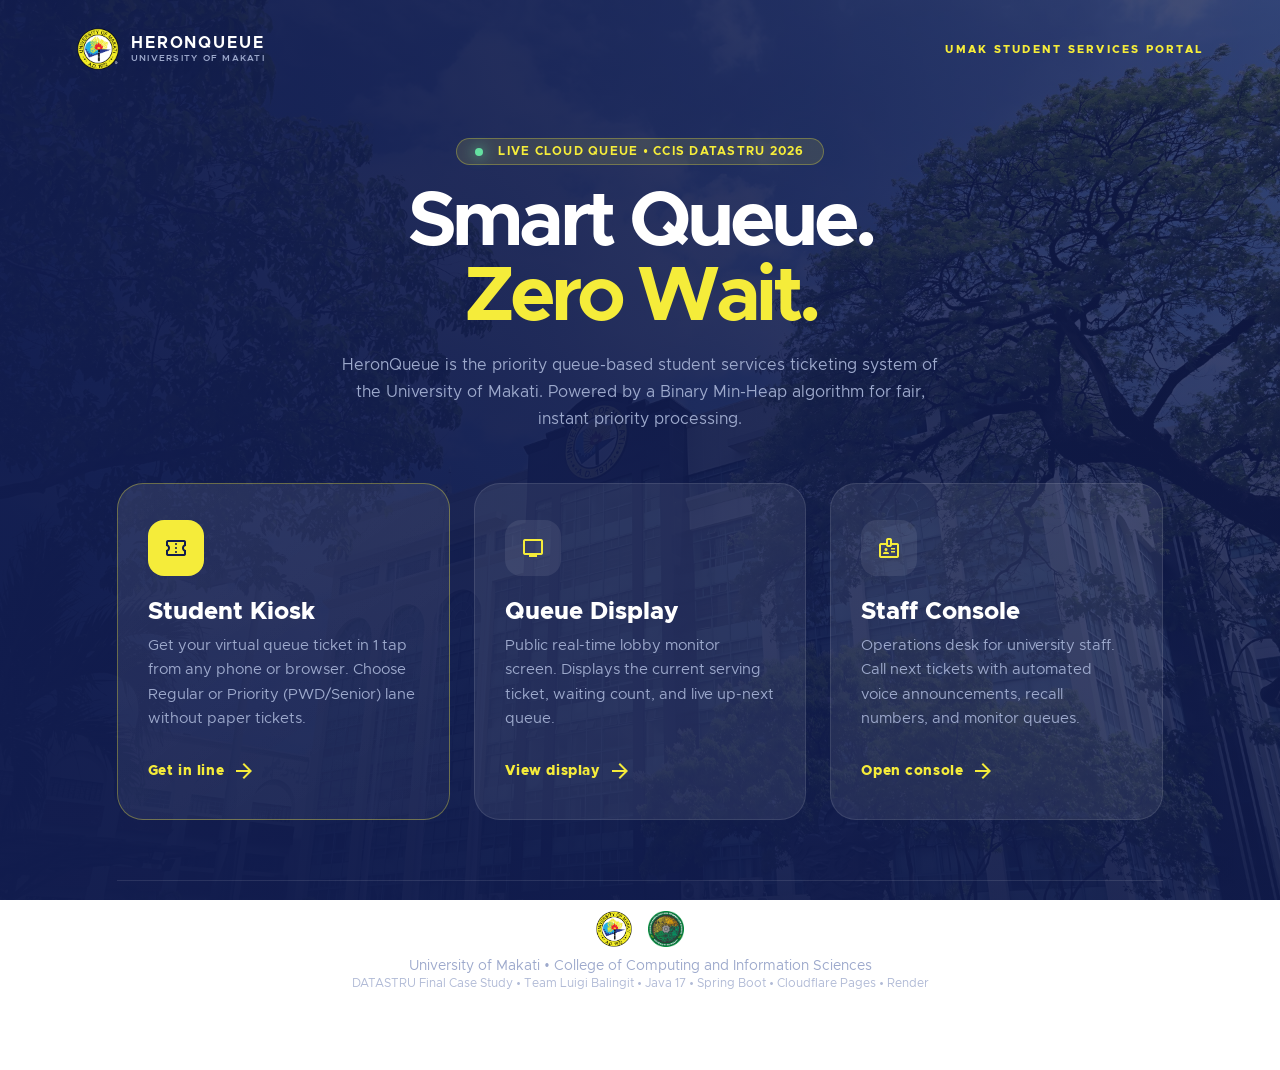
<file: src/main/resources/static/index.html>
<!doctype html>
<html lang="en">
<head>
  <meta charset="utf-8">
  <meta name="viewport" content="width=device-width, initial-scale=1">
  <title>HeronQueue | University of Makati Student Services</title>
  <link rel="icon" type="image/png" href="assets/logos/umak-logo-black.png">
  <link rel="apple-touch-icon" href="assets/logos/umak-logo-black.png">
  <link rel="stylesheet" href="assets/theme.css">
  <link rel="stylesheet" href="https://fonts.googleapis.com/css2?family=Material+Symbols+Outlined:opsz,wght,FILL,GRAD@20..48,400,0,0">
  <link rel="stylesheet" href="styles.css?v=20261122-cloudflare">
  <style>
    .portal-shell {
      max-width: 1200px;
      margin: 0 auto;
      padding: 40px 6vw 80px;
    }
    .portal-hero {
      text-align: center;
      margin-bottom: 50px;
    }
    .portal-cards {
      display: grid;
      grid-template-columns: repeat(auto-fit, minmax(320px, 1fr));
      gap: 24px;
    }
    .portal-card {
      background: var(--glass);
      border: 1px solid var(--glass-border);
      border-radius: 26px;
      padding: 36px 30px;
      display: flex;
      flex-direction: column;
      justify-content: space-between;
      transition: transform .35s cubic-bezier(.2,.8,.2,1), border-color .35s, box-shadow .35s;
      text-decoration: none;
      color: inherit;
    }
    .portal-card:hover {
      transform: translateY(-8px);
      border-color: var(--umak-secondary);
      box-shadow: 0 20px 50px rgba(16, 83, 137, 0.4);
    }
    .portal-icon {
      width: 56px;
      height: 56px;
      border-radius: 16px;
      display: flex;
      align-items: center;
      justify-content: center;
      font-size: 32px;
      margin-bottom: 24px;
      background: rgba(255, 255, 255, 0.08);
      color: var(--umak-secondary);
    }
    .portal-card.featured .portal-icon {
      background: var(--umak-secondary);
      color: var(--umak-primary);
    }
    .portal-title {
      font-size: 1.5rem;
      font-weight: 800;
      margin: 0 0 10px 0;
      color: #fff;
    }
    .portal-desc {
      color: var(--text-muted);
      font-size: 0.95rem;
      line-height: 1.6;
      margin: 0 0 28px 0;
      flex-grow: 1;
    }
    .portal-btn {
      display: inline-flex;
      align-items: center;
      gap: 8px;
      font-weight: 800;
      font-size: 0.9rem;
      color: var(--umak-secondary);
      letter-spacing: 0.04em;
    }
    .portal-card.featured {
      border-color: rgba(245, 236, 58, 0.35);
      background: linear-gradient(145deg, rgba(255,255,255,0.1), rgba(255,255,255,0.04));
    }
    .badge-pill {
      display: inline-flex;
      align-items: center;
      gap: 8px;
      background: rgba(245, 236, 58, 0.12);
      border: 1px solid rgba(245, 236, 58, 0.3);
      color: var(--umak-secondary);
      padding: 6px 18px;
      border-radius: 999px;
      font-size: 0.78rem;
      font-weight: 700;
      letter-spacing: 0.1em;
      text-transform: uppercase;
      margin-bottom: 20px;
    }
    .portal-footer {
      margin-top: 60px;
      padding-top: 30px;
      border-top: 1px solid var(--glass-border);
      text-align: center;
      color: var(--text-muted);
      font-size: 0.85rem;
    }
  </style>
</head>
<body class="kiosk-page">
  <header class="topbar">
    <div class="brand">
      <img class="brand-logo" src="assets/logos/PNGs/UMak Logo - White R.png" alt="University of Makati logo">
      <span class="brand-copy"><strong>HERONQUEUE</strong><small>University of Makati</small></span>
    </div>
    <span class="eyebrow">UMak student services portal</span>
  </header>

  <main class="portal-shell">
    <div class="portal-hero">
      <div class="badge-pill">
        <i class="live-dot"></i> Live Cloud Queue • CCIS DATASTRU 2026
      </div>
      <h1 style="margin: 0 auto 16px;">
        Smart Queue.<br>
        <span style="color: var(--umak-secondary);">Zero Wait.</span>
      </h1>
      <p class="intro" style="margin: 0 auto; max-width: 620px;">
        HeronQueue is the priority queue-based student services ticketing system of the University of Makati. Powered by a Binary Min-Heap algorithm for fair, instant priority processing.
      </p>
    </div>

    <div class="portal-cards">
      <!-- 1. Kiosk -->
      <a href="kiosk.html" class="portal-card featured">
        <div>
          <div class="portal-icon">
            <span class="material-symbols-outlined">confirmation_number</span>
          </div>
          <h2 class="portal-title">Student Kiosk</h2>
          <p class="portal-desc">
            Get your virtual queue ticket in 1 tap from any phone or browser. Choose Regular or Priority (PWD/Senior) lane without paper tickets.
          </p>
        </div>
        <div class="portal-btn">
          <span>Get in line</span>
          <span class="material-symbols-outlined">arrow_forward</span>
        </div>
      </a>

      <!-- 2. Monitor -->
      <a href="monitor.html" class="portal-card">
        <div>
          <div class="portal-icon">
            <span class="material-symbols-outlined">tv</span>
          </div>
          <h2 class="portal-title">Queue Display</h2>
          <p class="portal-desc">
            Public real-time lobby monitor screen. Displays the current serving ticket, waiting count, and live up-next queue.
          </p>
        </div>
        <div class="portal-btn">
          <span>View display</span>
          <span class="material-symbols-outlined">arrow_forward</span>
        </div>
      </a>

      <!-- 3. Staff -->
      <a href="staff.html" class="portal-card">
        <div>
          <div class="portal-icon">
            <span class="material-symbols-outlined">badge</span>
          </div>
          <h2 class="portal-title">Staff Console</h2>
          <p class="portal-desc">
            Operations desk for university staff. Call next tickets with automated voice announcements, recall numbers, and monitor queues.
          </p>
        </div>
        <div class="portal-btn">
          <span>Open console</span>
          <span class="material-symbols-outlined">arrow_forward</span>
        </div>
      </a>
    </div>

    <footer class="portal-footer">
      <div style="display: flex; align-items: center; justify-content: center; gap: 16px; margin-bottom: 12px;">
        <img src="assets/logos/PNGs/UMak Logo - White R.png" alt="UMak Seal" style="height: 36px;">
        <img src="assets/logos/PNGs/CCIS-Logo-Official.png" alt="CCIS Seal" style="height: 36px;">
      </div>
      <div>University of Makati • College of Computing and Information Sciences</div>
      <div style="margin-top: 4px; font-size: 0.78rem; opacity: 0.8;">
        DATASTRU Final Case Study • Team Luigi Balingit • Java 17 • Spring Boot • Cloudflare Pages • Render
      </div>
    </footer>
  </main>
</body>
</html>
</file>
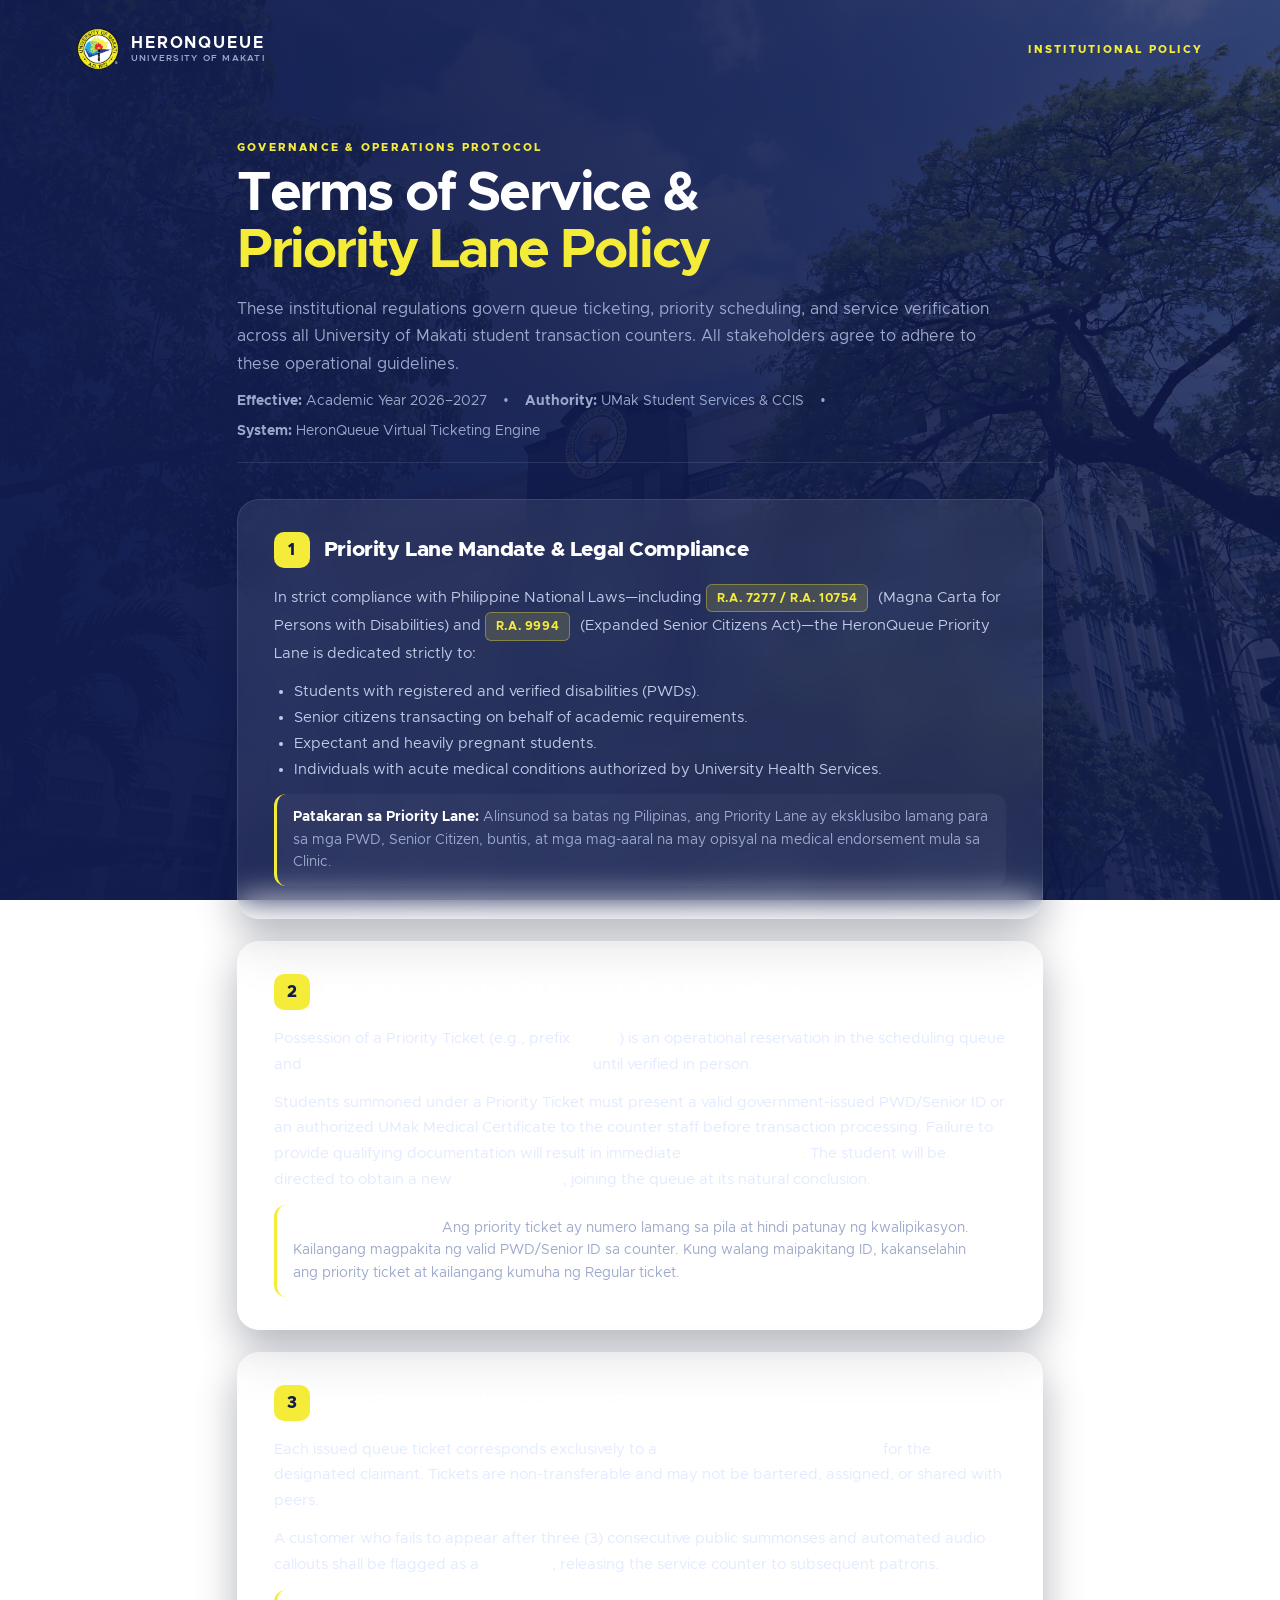
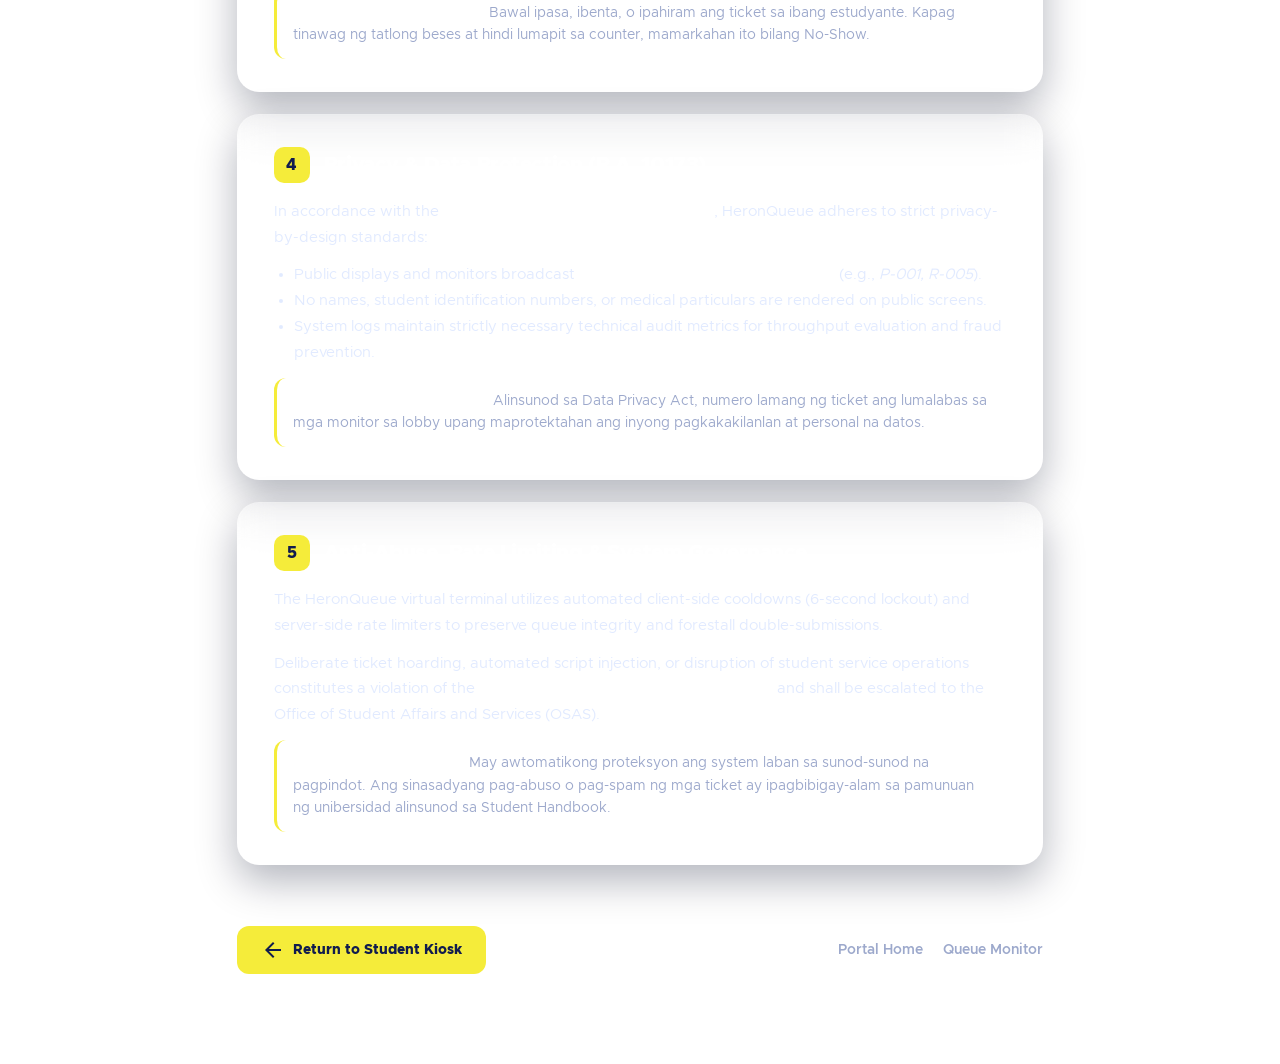
<file: src/main/resources/static/terms.html>
<!doctype html>
<html lang="en">
<head>
  <meta charset="utf-8">
  <meta name="viewport" content="width=device-width, initial-scale=1">
  <title>HeronQueue | Terms of Service &amp; Priority Lane Policy</title>
  <link rel="icon" type="image/png" href="assets/logos/umak-logo-black.png">
  <link rel="apple-touch-icon" href="assets/logos/umak-logo-black.png">
  <link rel="stylesheet" href="assets/theme.css">
  <link rel="stylesheet" href="https://fonts.googleapis.com/css2?family=Material+Symbols+Outlined:opsz,wght,FILL,GRAD@20..48,400,0,0">
  <link rel="stylesheet" href="styles.css?v=20261123-terms">
  <style>
    .terms-shell {
      max-width: 960px;
      margin: 0 auto;
      padding: 40px 6vw 90px;
    }
    .terms-hero {
      margin-bottom: 36px;
    }
    .terms-hero h1 {
      font-size: clamp(2.2rem, 5vw, 3.4rem);
      line-height: 1.05;
      letter-spacing: -0.04em;
      margin: 12px 0 16px;
    }
    .terms-meta {
      display: flex;
      flex-wrap: wrap;
      gap: 16px;
      align-items: center;
      color: var(--text-muted);
      font-size: 0.85rem;
      margin-top: 14px;
      padding-bottom: 24px;
      border-bottom: 1px solid var(--glass-border);
    }
    .terms-section {
      background: var(--glass);
      border: 1px solid var(--glass-border);
      border-radius: 22px;
      padding: 32px 36px;
      margin-bottom: 22px;
      box-shadow: 0 16px 40px rgba(4, 9, 35, 0.3);
      backdrop-filter: blur(16px);
    }
    .terms-section-header {
      display: flex;
      align-items: center;
      gap: 14px;
      margin-bottom: 16px;
    }
    .terms-section-num {
      width: 36px;
      height: 36px;
      border-radius: 10px;
      background: var(--umak-secondary);
      color: var(--umak-primary);
      display: flex;
      align-items: center;
      justify-content: center;
      font-weight: 900;
      font-size: 1rem;
      flex-shrink: 0;
    }
    .terms-section-title {
      font-size: 1.3rem;
      font-weight: 800;
      color: #fff;
      margin: 0;
      letter-spacing: -0.02em;
    }
    .terms-body {
      color: rgba(220, 230, 255, 0.85);
      font-size: 0.95rem;
      line-height: 1.7;
    }
    .terms-body p {
      margin: 0 0 12px;
    }
    .terms-body p:last-child {
      margin-bottom: 0;
    }
    .terms-body strong {
      color: #ffffff;
    }
    .tagalog-note {
      margin-top: 10px;
      padding: 12px 16px;
      border-radius: 12px;
      background: rgba(255, 255, 255, 0.04);
      border-left: 3px solid var(--umak-secondary);
      color: var(--text-muted);
      font-size: 0.88rem;
      line-height: 1.6;
    }
    .law-badge {
      display: inline-block;
      padding: 3px 10px;
      border-radius: 6px;
      background: rgba(245, 236, 58, 0.15);
      border: 1px solid rgba(245, 236, 58, 0.35);
      color: var(--umak-secondary);
      font-size: 0.76rem;
      font-weight: 700;
      letter-spacing: 0.05em;
      margin-right: 6px;
    }
    .terms-nav {
      display: flex;
      justify-content: space-between;
      align-items: center;
      margin-top: 36px;
      padding-top: 24px;
      border-top: 1px solid var(--glass-border);
      flex-wrap: wrap;
      gap: 16px;
    }
    .btn-return {
      display: inline-flex;
      align-items: center;
      gap: 8px;
      padding: 12px 24px;
      border-radius: 12px;
      background: var(--umak-secondary);
      color: var(--umak-primary);
      font-weight: 800;
      font-size: 0.9rem;
      text-decoration: none;
      transition: transform 0.2s, box-shadow 0.2s;
    }
    .btn-return:hover {
      transform: translateY(-2px);
      box-shadow: 0 10px 25px rgba(245, 236, 58, 0.3);
    }
    .btn-ghost {
      display: inline-flex;
      align-items: center;
      gap: 6px;
      color: var(--text-muted);
      text-decoration: none;
      font-size: 0.88rem;
      font-weight: 600;
    }
    .btn-ghost:hover {
      color: #ffffff;
    }
  </style>
</head>
<body class="kiosk-page">
  <header class="topbar">
    <div class="brand">
      <img class="brand-logo" src="assets/logos/PNGs/UMak Logo - White R.png" alt="University of Makati logo">
      <span class="brand-copy"><strong>HERONQUEUE</strong><small>University of Makati</small></span>
    </div>
    <span class="eyebrow">Institutional Policy</span>
  </header>

  <main class="terms-shell">
    <div class="terms-hero">
      <span class="eyebrow">Governance &amp; Operations Protocol</span>
      <h1>Terms of Service &amp;<br><span style="color: var(--umak-secondary);">Priority Lane Policy</span></h1>
      <p class="intro" style="max-width: 780px;">
        These institutional regulations govern queue ticketing, priority scheduling, and service verification across all University of Makati student transaction counters. All stakeholders agree to adhere to these operational guidelines.
      </p>
      <div class="terms-meta">
        <span><strong>Effective:</strong> Academic Year 2026–2027</span>
        <span>•</span>
        <span><strong>Authority:</strong> UMak Student Services &amp; CCIS</span>
        <span>•</span>
        <span><strong>System:</strong> HeronQueue Virtual Ticketing Engine</span>
      </div>
    </div>

    <!-- Section 1 -->
    <article class="terms-section">
      <div class="terms-section-header">
        <div class="terms-section-num">1</div>
        <h2 class="terms-section-title">Priority Lane Mandate &amp; Legal Compliance</h2>
      </div>
      <div class="terms-body">
        <p>
          In strict compliance with Philippine National Laws—including 
          <span class="law-badge">R.A. 7277 / R.A. 10754</span> (Magna Carta for Persons with Disabilities) and 
          <span class="law-badge">R.A. 9994</span> (Expanded Senior Citizens Act)—the HeronQueue Priority Lane is dedicated strictly to:
        </p>
        <ul style="margin: 0 0 12px 20px; padding: 0;">
          <li>Students with registered and verified disabilities (PWDs).</li>
          <li>Senior citizens transacting on behalf of academic requirements.</li>
          <li>Expectant and heavily pregnant students.</li>
          <li>Individuals with acute medical conditions authorized by University Health Services.</li>
        </ul>
        <div class="tagalog-note">
          <strong>Patakaran sa Priority Lane:</strong> Alinsunod sa batas ng Pilipinas, ang Priority Lane ay eksklusibo lamang para sa mga PWD, Senior Citizen, buntis, at mga mag-aaral na may opisyal na medical endorsement mula sa Clinic.
        </div>
      </div>
    </article>

    <!-- Section 2 -->
    <article class="terms-section">
      <div class="terms-section-header">
        <div class="terms-section-num">2</div>
        <h2 class="terms-section-title">Mandatory Credential Presentation &amp; Forfeiture</h2>
      </div>
      <div class="terms-body">
        <p>
          Possession of a Priority Ticket (e.g., prefix <strong>P-###</strong>) is an operational reservation in the scheduling queue and <strong>does not establish definitive eligibility</strong> until verified in person.
        </p>
        <p>
          Students summoned under a Priority Ticket must present a valid government-issued PWD/Senior ID or an authorized UMak Medical Certificate to the counter staff before transaction processing. Failure to provide qualifying documentation will result in immediate <strong>ticket forfeiture</strong>. The student will be directed to obtain a new <strong>Regular Ticket</strong>, joining the queue at its natural conclusion.
        </p>
        <div class="tagalog-note">
          <strong>Pagpapatunay ng ID:</strong> Ang priority ticket ay numero lamang sa pila at hindi patunay ng kwalipikasyon. Kailangang magpakita ng valid PWD/Senior ID sa counter. Kung walang maipakitang ID, kakanselahin ang priority ticket at kailangang kumuha ng Regular ticket.
        </div>
      </div>
    </article>

    <!-- Section 3 -->
    <article class="terms-section">
      <div class="terms-section-header">
        <div class="terms-section-num">3</div>
        <h2 class="terms-section-title">Non-Transferability &amp; Single-Transaction Scope</h2>
      </div>
      <div class="terms-body">
        <p>
          Each issued queue ticket corresponds exclusively to a <strong>single continuous transaction</strong> for the designated claimant. Tickets are non-transferable and may not be bartered, assigned, or shared with peers.
        </p>
        <p>
          A customer who fails to appear after three (3) consecutive public summonses and automated audio callouts shall be flagged as a <strong>No-Show</strong>, releasing the service counter to subsequent patrons.
        </p>
        <div class="tagalog-note">
          <strong>Isang Transaksyon Lamang:</strong> Bawal ipasa, ibenta, o ipahiram ang ticket sa ibang estudyante. Kapag tinawag ng tatlong beses at hindi lumapit sa counter, mamarkahan ito bilang No-Show.
        </div>
      </div>
    </article>

    <!-- Section 4 -->
    <article class="terms-section">
      <div class="terms-section-header">
        <div class="terms-section-num">4</div>
        <h2 class="terms-section-title">Privacy &amp; Data Protection (R.A. 10173)</h2>
      </div>
      <div class="terms-body">
        <p>
          In accordance with the <strong>Data Privacy Act of 2012 (R.A. 10173)</strong>, HeronQueue adheres to strict privacy-by-design standards:
        </p>
        <ul style="margin: 0 0 12px 20px; padding: 0;">
          <li>Public displays and monitors broadcast <strong>pseudonymous queue tokens only</strong> (e.g., <em>P-001, R-005</em>).</li>
          <li>No names, student identification numbers, or medical particulars are rendered on public screens.</li>
          <li>System logs maintain strictly necessary technical audit metrics for throughput evaluation and fraud prevention.</li>
        </ul>
        <div class="tagalog-note">
          <strong>Seguridad ng Impormasyon:</strong> Alinsunod sa Data Privacy Act, numero lamang ng ticket ang lumalabas sa mga monitor sa lobby upang maprotektahan ang inyong pagkakakilanlan at personal na datos.
        </div>
      </div>
    </article>

    <!-- Section 5 -->
    <article class="terms-section">
      <div class="terms-section-header">
        <div class="terms-section-num">5</div>
        <h2 class="terms-section-title">Anti-Abuse, Rate Limiting &amp; System Governance</h2>
      </div>
      <div class="terms-body">
        <p>
          The HeronQueue virtual terminal utilizes automated client-side cooldowns (6-second lockout) and server-side rate limiters to preserve queue integrity and forestall double-submissions.
        </p>
        <p>
          Deliberate ticket hoarding, automated script injection, or disruption of student service operations constitutes a violation of the <strong>University of Makati Student Handbook</strong> and shall be escalated to the Office of Student Affairs and Services (OSAS).
        </p>
        <div class="tagalog-note">
          <strong>Anti-Spam at Integridad:</strong> May awtomatikong proteksyon ang system laban sa sunod-sunod na pagpindot. Ang sinasadyang pag-abuso o pag-spam ng mga ticket ay ipagbibigay-alam sa pamunuan ng unibersidad alinsunod sa Student Handbook.
        </div>
      </div>
    </article>

    <div class="terms-nav">
      <a href="kiosk.html" class="btn-return">
        <span class="material-symbols-outlined">arrow_back</span>
        <span>Return to Student Kiosk</span>
      </a>
      <div style="display: flex; gap: 20px; align-items: center;">
        <a href="index.html" class="btn-ghost">Portal Home</a>
        <a href="monitor.html" class="btn-ghost">Queue Monitor</a>
      </div>
    </div>
  </main>
</body>
</html>
</file>
<file: src/main/resources/static/assets/theme.css>
/* =============================================================
   UMak CIC Design System — Shared Theme Tokens
   Light and Dark mode color tokens + toggle component.
   Linked from all HTML sample files.
   ============================================================= */

/* ─── Light Mode (default) ────────────────────────────────────── */
:root {
  /* Brand */
  --primary:          #111c4e;
  --primary-80:       #28336b;
  --primary-60:       #47528a;
  --primary-20:       #060e33;
  --primary-10:       #01061c;

  /* Accent */
  --secondary:        #f5ec3a;
  --secondary-mid:    #fef760;
  --secondary-light:  #fff989;

  /* Informational */
  --tertiary:         #105389;
  --tertiary-10:      #c0d5f0;
  --tertiary-30:      #8bb0dc;
  --tertiary-50:      #406fa5;
  --tertiary-70:      #275996;

  /* Surface & Neutral */
  --neutral:          #ffffff;
  --surface:          #f5f6fa;
  --surface-variant:  #eaecf4;
  --on-surface:       #111c4e;
  --on-surface-variant: #47528a;

  /* Semantic */
  --error:            #c0392b;
  --error-light:      #fdecea;
  --success:          #1a7a4a;
  --success-light:    #e6f5ed;
  --warning:          #b8860b;
  --warning-light:    #fffbea;

  /* Text */
  --text-primary:     #222222;
  --text-secondary:   #47528a;
  --text-muted:       #7c85a8;
  --text-disabled:    #b0b8d4;
  --text-on-primary:  #ffffff;
  --text-on-secondary:#111c4e;

  /* Borders */
  --border:           #d0d5e8;
  --border-focus:     #105389;
  --divider:          #e4e8f4;

  /* Spacing */
  --space-xs:  4px;
  --space-sm:  8px;
  --space-md:  16px;
  --space-lg:  24px;
  --space-xl:  32px;
  --space-2xl: 48px;
  --space-3xl: 64px;

  /* Radius */
  --radius-sm:   2px;
  --radius-md:   4px;
  --radius-lg:   8px;
  --radius-xl:   12px;
  --radius-full: 9999px;

  /* Theme toggle */
  --toggle-bg:        #ffffff;
  --toggle-border:    #d0d5e8;
  --toggle-shadow:    rgba(17, 28, 78, 0.12);
  --toggle-hover-bg:  #f5f6fa;
  --toggle-icon:      #111c4e;
}

/* ─── Dark Mode ───────────────────────────────────────────────── */
/*
   Strategy: brand colors (primary, secondary) are unchanged so
   navbars and CTAs remain recognisably UMak. Surface and text
   tokens are inverted to a deep-navy dark palette.
*/
:root[data-theme="dark"] {
  /* Surface & Neutral (inverted) */
  --neutral:          #1a1f35;   /* card / modal backgrounds */
  --surface:          #0d1020;   /* page background */
  --surface-variant:  #252b45;   /* chip, alt-row, hover */
  --on-surface:       #c8cde8;
  --on-surface-variant: #9aa2c8;

  /* Text (inverted) */
  --text-primary:     #e8eaf2;
  --text-secondary:   #9aa2c8;
  --text-muted:       #6b7499;
  --text-disabled:    #3d4463;
  --text-on-primary:  #ffffff;   /* stays white on navy */
  --text-on-secondary:#111c4e;   /* stays navy on yellow */

  /* Borders */
  --border:           #2e3556;
  --border-focus:     #3a7fd4;
  --divider:          #252b45;

  /* Informational — lightened for legibility on dark bg */
  --tertiary:         #3a7fd4;
  --tertiary-10:      #1a2d4a;
  --tertiary-30:      #1e3d65;
  --tertiary-50:      #2a5585;
  --tertiary-70:      #3068a5;

  /* Semantic (dark backgrounds for tinted surfaces) */
  --error:            #e05c4b;
  --error-light:      #2d0a09;
  --success:          #2ecc71;
  --success-light:    #071f13;
  --warning:          #d4a017;
  --warning-light:    #1f1a03;

  /* Theme toggle */
  --toggle-bg:        #1a1f35;
  --toggle-border:    #2e3556;
  --toggle-shadow:    rgba(0, 0, 0, 0.4);
  --toggle-hover-bg:  #252b45;
  --toggle-icon:      #e8eaf2;
}

/* ─── Theme Toggle Button ─────────────────────────────────────── */
.theme-toggle {
  position: fixed;
  bottom: 24px;
  right: 24px;
  z-index: 9999;
  width: 44px;
  height: 44px;
  border-radius: var(--radius-full);
  border: 1px solid var(--toggle-border);
  background: var(--toggle-bg);
  box-shadow: 0 2px 8px var(--toggle-shadow);
  cursor: pointer;
  display: flex;
  align-items: center;
  justify-content: center;
  transition: background 0.2s, border-color 0.2s, box-shadow 0.2s;
  outline-offset: 3px;
}

.theme-toggle:hover {
  background: var(--toggle-hover-bg);
  box-shadow: 0 4px 16px var(--toggle-shadow);
}

.theme-toggle:focus-visible {
  outline: 2px solid var(--border-focus);
}

/* Show sun icon in dark mode, moon icon in light mode */
.theme-toggle .icon-sun  { display: none; }
.theme-toggle .icon-moon { display: block; }

:root[data-theme="dark"] .theme-toggle .icon-sun  { display: block; }
:root[data-theme="dark"] .theme-toggle .icon-moon { display: none; }

.theme-toggle svg {
  width: 20px;
  height: 20px;
  color: var(--toggle-icon);
  fill: none;
  stroke: currentColor;
  stroke-width: 2;
  stroke-linecap: round;
  stroke-linejoin: round;
  flex-shrink: 0;
}

/* ─── Smooth theme transition ─────────────────────────────────── */
/*
   Applied via JS after initial load to prevent transition on
   first paint (avoids FOUC flash during theme init).
*/
.theme-transitioning,
.theme-transitioning *,
.theme-transitioning *::before,
.theme-transitioning *::after {
  transition:
    background-color 0.25s ease,
    border-color     0.25s ease,
    color            0.25s ease,
    box-shadow       0.25s ease !important;
}

/* ─── Dark Mode: Component Contrast Fixes ─────────────────────── */
/*
   Several components hardcode var(--primary) (#111c4e) as their
   text, input text, or border color. On dark backgrounds this
   is effectively invisible. The overrides below restore legibility
   across all four HTML samples (homepage, dashboard, form, forum).

   Grouped by component type, then by page-specific classes.
   Light mode is completely unaffected — all rules are scoped to
   :root[data-theme="dark"].
*/

/* ── Buttons ─────────────────────────────────────────────────── */

/* Secondary button: swap navy → accessible blue */
:root[data-theme="dark"] .btn-secondary {
  color: var(--tertiary);
  border-color: var(--tertiary);
}
:root[data-theme="dark"] .btn-secondary:hover {
  background: var(--surface-variant);
  color: #ffffff;
  border-color: #ffffff;
}
:root[data-theme="dark"] .btn-secondary:active {
  background: var(--surface-variant);
}

/* Ghost button: swap navy → accessible blue */
:root[data-theme="dark"] .btn-ghost {
  color: var(--tertiary);
}
:root[data-theme="dark"] .btn-ghost:hover {
  background: var(--surface-variant);
  color: #ffffff;
}

/* ── Page & Section Titles ───────────────────────────────────── */

/* H1 page titles (dashboard, form, forum) */
:root[data-theme="dark"] .page-title {
  color: var(--text-primary);
}

/* Section headings (homepage) */
:root[data-theme="dark"] .section-title {
  color: var(--text-primary);
}

/* ── Form Inputs ─────────────────────────────────────────────── */

/* Field labels: swap navy → legible secondary text */
:root[data-theme="dark"] .field-label {
  color: var(--text-secondary);
}

/* Input typed text: navy becomes invisible on dark input bg */
:root[data-theme="dark"] .field-input,
:root[data-theme="dark"] .field-textarea,
:root[data-theme="dark"] .field-select {
  color: var(--text-primary);
  background: var(--neutral);
  border-color: var(--border);
}
:root[data-theme="dark"] .field-input:hover,
:root[data-theme="dark"] .field-textarea:hover,
:root[data-theme="dark"] .field-select:hover {
  border-color: var(--text-muted);
}
:root[data-theme="dark"] .field-input:focus,
:root[data-theme="dark"] .field-textarea:focus,
:root[data-theme="dark"] .field-select:focus {
  border-color: var(--border-focus);
}
:root[data-theme="dark"] .field-input:disabled,
:root[data-theme="dark"] .field-textarea:disabled,
:root[data-theme="dark"] .field-select:disabled {
  background: var(--surface-variant);
  color: var(--text-disabled);
}

/* ── Stat / Metric Numbers ───────────────────────────────────── */

/* Dashboard big stat figures */
:root[data-theme="dark"] .stat-value {
  color: #ffffff;
}

/* Forum sidebar stat numbers */
:root[data-theme="dark"] .stat-num {
  color: var(--text-primary);
}

/* Homepage about-section stat values */
:root[data-theme="dark"] .about-stat-value {
  color: var(--text-primary);
}

/* ── Author / Name Labels ────────────────────────────────────── */

/* Forum post, comment, reply author names */
:root[data-theme="dark"] .post-author,
:root[data-theme="dark"] .comment-author,
:root[data-theme="dark"] .reply-author {
  color: var(--text-primary);
}

/* ── Navigation & Tabs ───────────────────────────────────────── */

/* Active tab indicator: bright text + yellow underline */
:root[data-theme="dark"] .tab-item.active {
  color: #ffffff;
  border-bottom-color: var(--secondary);
}
:root[data-theme="dark"] .tab-item:hover {
  color: var(--text-primary);
}

/* Forum sidebar category active item */
:root[data-theme="dark"] .category-item.active {
  background: var(--surface-variant);
  color: var(--text-primary);
}

/* ── Card & Content Titles (Homepage) ───────────────────────── */

:root[data-theme="dark"] .feature-title,
:root[data-theme="dark"] .contact-intro-title,
:root[data-theme="dark"] .contact-form-title {
  color: var(--text-primary);
}

/* ── Interactive Icon Buttons (Dashboard) ───────────────────── */

:root[data-theme="dark"] .icon-btn:hover {
  background: var(--surface-variant);
  color: var(--text-primary);
}

/* ── Navigation Bar ──────────────────────────────────────────── */
/*
   .nav-item and .nav-wordmark use var(--neutral) for text color.
   In dark mode --neutral becomes #1a1f35 (dark navy) — invisible
   against the unchanged var(--primary) navbar background.
   Force these to stay white.
*/
:root[data-theme="dark"] .nav-item {
  color: #ffffff;
}
:root[data-theme="dark"] .nav-item:hover,
:root[data-theme="dark"] .nav-item--active {
  color: var(--secondary);
}
:root[data-theme="dark"] .nav-wordmark {
  color: #ffffff;
}

/* ── Hero Title ──────────────────────────────────────────────── */
/*
   .hero-title uses color: var(--neutral). In dark mode --neutral
   becomes #1a1f35, invisible against the hero's dark gradient bg.
   The hero background is always dark (hardcoded gradient), so
   white text is correct in both modes.
*/
:root[data-theme="dark"] .hero-title {
  color: #ffffff;
}

/* ── Feature Card Icons ──────────────────────────────────────── */
/*
   Feature icon SVGs have hardcoded stroke="#111c4e" (navy).
   In dark mode the .feature-icon bg is --surface-variant (#252b45),
   making the navy strokes invisible. Swap to text-primary.
*/
:root[data-theme="dark"] .feature-icon svg path,
:root[data-theme="dark"] .feature-icon svg circle,
:root[data-theme="dark"] .feature-icon svg rect {
  stroke: var(--text-primary);
}
/* Keep the hover-state inversion intact */
:root[data-theme="dark"] .feature-card:hover .feature-icon {
  background: var(--primary);
}
:root[data-theme="dark"] .feature-card:hover .feature-icon svg path,
:root[data-theme="dark"] .feature-card:hover .feature-icon svg circle,
:root[data-theme="dark"] .feature-card:hover .feature-icon svg rect {
  stroke: #ffffff;
}

/* ── Contact Detail Icons (Homepage) ────────────────────────── */
/*
   Location, phone, and email icons inside .contact-detail-icon
   use hardcoded stroke="#111c4e". In dark mode the icon container
   bg is --surface-variant, making them invisible. Swap to text-primary.
*/
:root[data-theme="dark"] .contact-detail-icon svg path,
:root[data-theme="dark"] .contact-detail-icon svg circle,
:root[data-theme="dark"] .contact-detail-icon svg rect {
  stroke: var(--text-primary);
}
</file>
<file: src/main/resources/static/styles.css>
@font-face { font-family: 'Metropolis'; src: url('fonts/metropolis-regular.ttf') format('truetype'); font-weight: 400; font-style: normal; font-display: swap; }
@font-face { font-family: 'Metropolis'; src: url('fonts/metropolis-semibold.ttf') format('truetype'); font-weight: 600; font-style: normal; font-display: swap; }
@font-face { font-family: 'Metropolis'; src: url('fonts/metropolis-bold.ttf') format('truetype'); font-weight: 700; font-style: normal; font-display: swap; }
@font-face { font-family: 'Metropolis'; src: url('fonts/metropolis-extrabold.ttf') format('truetype'); font-weight: 800; font-style: normal; font-display: swap; }

:root {
  --font-ui: 'Metropolis', -apple-system, BlinkMacSystemFont, sans-serif;
  --umak-primary: var(--primary, #111c4e);
  --umak-secondary: var(--secondary, #f5ec3a);
  --umak-tertiary: var(--tertiary, #105389);
  --umak-surface: var(--surface, #f5f6fa);
  --glass: rgba(255, 255, 255, 0.08);
  --glass-border: rgba(255, 255, 255, 0.1);
  --text-muted: #9da9cc;
  --shadow: 0 24px 80px rgba(4, 9, 35, 0.38);
  font-family: var(--font-ui, 'Metropolis'), sans-serif;
}

* { box-sizing: border-box; }
body { margin: 0; min-height: 100vh; font-family: inherit; }
button { font: inherit; cursor: pointer; }
.material-symbols-outlined {
  font-family: 'Material Symbols Outlined';
  font-weight: normal;
  font-style: normal;
  font-size: 24px;
  line-height: 1;
  letter-spacing: normal;
  text-transform: none;
  white-space: nowrap;
  word-wrap: normal;
  direction: ltr;
  -webkit-font-feature-settings: 'liga';
  -webkit-font-smoothing: antialiased;
}

.kiosk-page {
  color: #fff;
  background-image: linear-gradient(90deg, rgba(17, 28, 78, .96) 0%, rgba(17, 28, 78, .88) 43%, rgba(17, 28, 78, .68) 100%),
    linear-gradient(180deg, rgba(17, 28, 78, .24), rgba(17, 28, 78, .72)),
    url('assets/logos/PNGs/UMak-Facade-Admin-2024.jpg');
  background-position: center;
  background-size: cover;
  background-attachment: fixed;
}
.topbar { display: flex; justify-content: space-between; align-items: center; padding: 28px 6vw; }
.brand { display: flex; gap: 12px; align-items: center; letter-spacing: .12em; font-weight: 800; }
.brand-logo { width: 42px; height: 42px; object-fit: contain; object-position: center; }
.brand-copy { display: grid; gap: 4px; }
.brand-copy strong { letter-spacing: .12em; }
.brand-copy small { color: var(--text-muted, #9da9cc); font-size: .56rem; font-weight: 600; letter-spacing: .14em; line-height: 1; text-transform: uppercase; }
.staff-page .brand-copy small { color: #7c85a8; }
.eyebrow { color: var(--umak-secondary); font-size: .7rem; font-weight: 800; letter-spacing: .2em; text-transform: uppercase; }
.kiosk-layout { display: grid; grid-template-columns: minmax(0, 1.15fr) minmax(340px, .85fr); gap: 5vw; align-items: center; max-width: 1280px; min-height: calc(100vh - 94px); margin: auto; padding: 40px 6vw 80px; }
h1 { max-width: 680px; margin: 14px 0 20px; font-size: clamp(2.6rem, 6vw, 5.7rem); line-height: .98; letter-spacing: -.06em; }
.intro { max-width: 520px; color: var(--text-muted); line-height: 1.7; }
.choice-grid { display: grid; grid-template-columns: repeat(2, minmax(0, 1fr)); gap: 16px; margin-top: 40px; }
.queue-button { min-height: 164px; padding: 24px; color: #fff; text-align: left; border: 1px solid var(--glass-border); border-radius: 22px; background: var(--glass); box-shadow: inset 0 1px rgba(255,255,255,.1); transition: transform .35s cubic-bezier(.2,.8,.2,1), border-color .35s, box-shadow .35s; }
.queue-button:hover, .queue-button:focus-visible { transform: translateY(-6px); border-color: var(--umak-tertiary); box-shadow: 0 18px 40px rgba(16,83,137,.32); outline: none; }
.queue-button:disabled { position: relative; cursor: not-allowed; opacity: .75; transform: none !important; box-shadow: none !important; pointer-events: none !important; }
.queue-button:disabled * { pointer-events: none !important; }
.ticket-output.issued { animation: ticket-pop .6s cubic-bezier(.175,.885,.32,1.275); }
@keyframes ticket-pop { 0% { transform: scale(.92); opacity: .7; } 50% { transform: scale(1.06); } 100% { transform: scale(1); opacity: 1; } }
.queue-button:disabled[aria-busy="true"]::after { position: absolute; top: 18px; right: 18px; width: 20px; height: 20px; border: 3px solid currentColor; border-right-color: transparent; border-radius: 50%; animation: queue-button-spin .7s linear infinite; content: ''; }
@keyframes queue-button-spin { to { transform: rotate(360deg); } }
.queue-button.priority { color: var(--umak-primary); background: var(--umak-secondary); border-color: var(--umak-secondary); }
.queue-button .material-symbols-outlined { display: block; margin-bottom: 25px; font-size: 34px; }
.queue-button strong { display: block; font-size: 1.15rem; }
.queue-button span:last-child { display: block; margin-top: 8px; font-size: .75rem; opacity: .7; }
.display-card { padding: 12px; border: 1px solid var(--glass-border); border-radius: 30px; background: rgba(255,255,255,.06); backdrop-filter: blur(20px); box-shadow: var(--shadow); }
.display-screen { min-height: 430px; padding: 36px; border-radius: 21px; background: linear-gradient(145deg, #17245d, #0b1236); }
.screen-label { display: flex; justify-content: space-between; align-items: center; color: var(--text-muted); font-size: .7rem; letter-spacing: .14em; text-transform: uppercase; }
.kiosk-now-serving { display: grid; justify-items: center; gap: 5px; margin: 24px auto 0; text-align: center; }
.kiosk-now-serving span { color: var(--text-muted); font-size: .68rem; font-weight: 700; letter-spacing: .14em; text-transform: uppercase; }
.kiosk-now-serving strong { color: #fff; font-size: clamp(2rem, 5vw, 3rem); font-weight: 800; letter-spacing: -.04em; }
.live-dot { width: 8px; height: 8px; display: inline-block; margin-right: 7px; border-radius: 50%; background: #64e0a1; box-shadow: 0 0 14px #64e0a1; }
.ticket-output { display: grid; min-height: 270px; place-content: center; text-align: center; }
.ticket-output .ticket-code { color: var(--umak-secondary); font-size: clamp(3.2rem, 8vw, 5.8rem); font-weight: 800; letter-spacing: -.06em; }
.ticket-output p { color: var(--text-muted); }
.ahead { display: flex; justify-content: space-between; padding-top: 22px; border-top: 1px solid var(--glass-border); color: var(--text-muted); font-size: .78rem; }
.ahead strong { color: #fff; font-size: 1rem; }
.ticket-print-button { display: block; width: 100%; margin-top: 12px; padding: 14px 18px; color: var(--umak-primary); border: 0; border-radius: 12px; background: var(--umak-secondary); font-weight: 800; }
.ticket-print-button[hidden] { display: none; }
.ticket-print-button:hover, .ticket-print-button:focus-visible { background: #fff; outline: 3px solid rgba(245,236,58,.35); }
.print-ticket { display: none; }
@media print {
  @page { size: A5; margin: 14mm; }
  html, body { min-height: 0; color: #111c4e; background: #fff !important; }
  .topbar, .kiosk-layout, .toast { display: none !important; }
  .print-ticket { display: block !important; max-width: 100%; font-family: var(--font-ui, Arial), sans-serif; }
  .print-ticket-brand { display: grid; justify-items: center; gap: 8px; padding-bottom: 18px; border-bottom: 4px solid #f5ec3a; text-align: center; }
  .print-ticket-seal { width: 70px; height: 70px; object-fit: contain; }
  .print-ticket-wordmark { width: min(220px, 85%); height: 44px; object-fit: contain; }
  .print-ticket-brand span { color: #105389; font-size: 9pt; font-weight: 700; letter-spacing: .12em; }
  .print-ticket-body { padding: 24px 0 18px; text-align: center; }
  .print-ticket-label { margin: 0 0 8px; color: #105389; font-size: 11pt; font-weight: 700; letter-spacing: .12em; text-transform: uppercase; }
  .print-ticket-code { display: block; color: #111c4e; font-size: 42pt; line-height: 1.1; }
  .print-ticket-divider { height: 2px; margin: 20px 0; background: #e8eaf0; }
  .print-ticket-body dl { display: grid; gap: 12px; margin: 0; text-align: left; }
  .print-ticket-body dl div { display: flex; justify-content: space-between; gap: 14px; padding-bottom: 8px; border-bottom: 1px solid #e8eaf0; }
  .print-ticket-body dt { color: #5d6680; }
  .print-ticket-body dd { margin: 0; font-weight: 700; text-align: right; }
  .print-ticket-footer { padding: 14px; border-radius: 8px; background: #f5f6fa; color: #424a60; font-size: 9pt; line-height: 1.5; text-align: center; }
}
.staff-page { color: var(--text-primary, #222); background: var(--umak-surface); }
.staff-page .topbar { color: #fff; background: var(--umak-primary); }
.staff-page .eyebrow { color: var(--umak-secondary); }
.staff-shell { max-width: 1280px; margin: auto; padding: 56px 6vw 80px; }
.staff-heading { display: flex; justify-content: space-between; align-items: end; gap: 20px; margin-bottom: 38px; }
.staff-heading h1 { margin: 8px 0 0; color: var(--umak-primary); font-size: clamp(2.4rem, 5vw, 4.5rem); }
.staff-subtitle { margin: 14px 0 0; color: #7b849c; font-size: 1rem; }
.staff-heading-actions { display: grid; justify-items: end; gap: 12px; }
.staff-identity { display: flex; gap: 10px; align-items: center; color: #7b849c; font-size: .72rem; font-weight: 600; }
.staff-identity img { width: 122px; height: 28px; object-fit: contain; object-position: left center; }
.refresh-label { display: inline-flex; gap: 6px; align-items: center; color: #7b849c; font-size: .72rem; }
.refresh-label .material-symbols-outlined { font-size: 16px; }
.status-chip { display: inline-flex; gap: 8px; align-items: center; padding: 10px 14px; color: #1d7b55; border: 1px solid #bcebd4; border-radius: 99px; background: #e8fbf1; font-size: .72rem; font-weight: 700; }
.staff-grid { display: grid; grid-template-columns: minmax(0, 1.35fr) minmax(280px, .65fr); gap: 24px; }
.now-card, .metric-card, .admin-panel { border: 1px solid rgba(17,28,78,.08); border-radius: 24px; background: #fff; box-shadow: 0 15px 40px rgba(17,28,78,.07); }
.now-card { min-height: 430px; padding: clamp(26px, 5vw, 52px); background: linear-gradient(145deg, #fff 0%, #f4f8fc 100%); }
.now-card-header { display: flex; justify-content: space-between; align-items: center; }
.serving-badge { display: inline-flex; gap: 7px; align-items: center; padding: 7px 10px; color: #1d7b55; border-radius: 99px; background: #e8fbf1; font-size: .68rem; font-weight: 800; text-transform: uppercase; }
.serving-badge .live-dot { width: 6px; height: 6px; margin: 0; }
.card-label { color: #7b849c; font-size: .72rem; font-weight: 800; letter-spacing: .18em; text-transform: uppercase; }
.now-code { margin: 30px 0 36px; color: var(--umak-tertiary); font-size: clamp(5rem, 14vw, 10rem); font-weight: 800; letter-spacing: -.03em; line-height: .9; }
.now-helper { margin: -18px 0 30px; color: #7b849c; font-size: .82rem; }
.call-button { display: inline-flex; gap: 10px; align-items: center; padding: 17px 20px; color: #fff; border: 0; border-radius: 14px; background: var(--umak-primary); font-weight: 700; box-shadow: 0 10px 22px rgba(17,28,78,.2); transition: transform .3s, box-shadow .3s, background-color .3s; }
.call-button:disabled { cursor: not-allowed; opacity: .75; transform: none !important; box-shadow: none !important; pointer-events: none !important; }
.call-button:disabled * { pointer-events: none !important; }
.call-button.cooldown { background: #505c8a; }
.call-button .spin { display: inline-block; animation: queue-button-spin .7s linear infinite; }
.secondary-button:disabled, .danger-button:disabled { opacity: .45; cursor: not-allowed; transform: none !important; pointer-events: none !important; }
.secondary-button:disabled *, .danger-button:disabled * { pointer-events: none !important; }
.call-button .button-arrow { margin-left: 18px; font-size: 19px; }
.call-button:hover, .call-button:focus-visible { transform: translateY(-3px); box-shadow: 0 15px 30px rgba(16,83,137,.3); outline: 3px solid rgba(16,83,137,.22); }
.staff-actions { display: flex; gap: 10px; margin-top: 12px; }
.secondary-button, .danger-button { display: inline-flex; gap: 7px; align-items: center; padding: 11px 14px; border-radius: 11px; font-size: .76rem; font-weight: 700; }
.secondary-button { color: var(--umak-tertiary); border: 1px solid #cbd9eb; background: #eef5fb; }
.danger-button { color: #a83b31; border: 1px solid #f0c4bd; background: #fff3f1; }
.secondary-button .material-symbols-outlined, .danger-button .material-symbols-outlined { font-size: 17px; }
.metric-stack { display: grid; gap: 24px; }
.metric-card { position: relative; min-height: 203px; padding: 28px; overflow: hidden; }
.metric-icon { position: absolute; top: 24px; right: 24px; color: var(--umak-tertiary); opacity: .8; font-size: 30px; }
.metric-value { margin-top: 22px; font-size: 3.8rem; font-weight: 800; letter-spacing: -.08em; }
.metric-status { color: #1d7b55; font-size: 2rem; letter-spacing: -.04em; }
.metric-card small { color: #7b849c; }
.breakdown-card { min-height: 203px; }
.breakdown-row { display: flex; justify-content: space-between; align-items: center; margin-top: 16px; color: #47528a; font-size: .82rem; }
.breakdown-row strong { color: var(--umak-primary); font-size: 1.15rem; }
.queue-dot { width: 8px; height: 8px; display: inline-block; margin-right: 7px; border-radius: 50%; }
.priority-dot { background: var(--umak-secondary); }
.regular-dot { background: var(--umak-tertiary); }
.staff-panel { border: 1px solid rgba(17,28,78,.08); border-radius: 24px; background: #fff; box-shadow: 0 15px 40px rgba(17,28,78,.07); }
.next-panel, .history-panel { padding: 28px; }
.next-panel { grid-column: 1 / -1; }
.history-panel { grid-column: 1 / -1; }
.panel-heading { display: flex; justify-content: space-between; align-items: center; gap: 16px; }
.panel-heading h2 { margin: 7px 0 0; color: var(--umak-primary); font-size: 1.5rem; }
.panel-note { color: #7b849c; font-size: .75rem; }
.next-list, .history-list { display: grid; gap: 10px; margin-top: 22px; }
.next-item { display: grid; grid-template-columns: 35px 1fr auto; gap: 10px; align-items: center; padding: 13px 15px; border-radius: 12px; background: #f5f6fa; }
.next-item span, .next-item small { color: #7b849c; font-size: .75rem; }
.next-item strong { color: var(--umak-tertiary); font-size: 1.1rem; }
.empty-state { padding: 18px; color: #7b849c; text-align: center; }
.history-search { width: 180px; padding: 10px 12px; color: var(--umak-primary); border: 1px solid #d0d5e8; border-radius: 10px; font: inherit; }
.history-item { display: grid; grid-template-columns: 1fr 1fr auto; gap: 12px; padding: 12px 15px; border-bottom: 1px solid #eaecf4; }
.history-item strong { color: var(--umak-tertiary); }
.history-item span, .history-item time { color: #7b849c; font-size: .8rem; }
.admin-panel { display: none; grid-column: 1 / -1; padding: 24px; background: var(--umak-primary); color: #fff; }
.admin-panel.visible { display: block; }
.admin-panel p { color: var(--text-muted); }
.secret-trigger { position: fixed; top: 0; right: 0; width: 20px; height: 20px; opacity: .02; }
.toast { position: fixed; right: 24px; bottom: 24px; max-width: 320px; padding: 15px 18px; color: #fff; border-radius: 12px; background: var(--umak-primary); box-shadow: var(--shadow); transform: translateY(140%); transition: transform .3s; }
.toast.visible { transform: translateY(0); }
.monitor-page { color: #fff; background: radial-gradient(circle at 80% 10%, rgba(16, 83, 137, .65), transparent 35%), var(--umak-primary); }
.monitor-page .topbar { padding: 28px 5vw; }
.monitor-heading { display: grid; justify-items: end; gap: 8px; }
.monitor-clock { color: #fff; font-size: .85rem; font-weight: 600; }
.monitor-shell { display: grid; grid-template-columns: minmax(0, 1fr) minmax(270px, .42fr); gap: 24px; max-width: 1280px; margin: auto; padding: 54px 5vw 70px; }
.monitor-hero, .monitor-queue-card { border: 1px solid var(--glass-border); border-radius: 28px; background: rgba(255,255,255,.07); box-shadow: var(--shadow); }
.monitor-hero { grid-row: span 2; min-height: 470px; padding: clamp(30px, 6vw, 72px); }
.monitor-hero .eyebrow { color: var(--umak-secondary); }
.monitor-ticket { margin: 42px 0 30px; color: var(--umak-secondary); font-size: clamp(6rem, 17vw, 13rem); font-weight: 800; letter-spacing: -.03em; line-height: .9; }
.monitor-hero p { max-width: 450px; color: var(--text-muted); font-size: 1rem; line-height: 1.6; }
.monitor-stats { display: grid; gap: 16px; }
.monitor-stat { display: flex; gap: 18px; align-items: center; padding: 26px; border-radius: 22px; background: #fff; color: var(--umak-primary); }
.monitor-stat > .material-symbols-outlined { color: var(--umak-tertiary); font-size: 32px; }
.monitor-stat small { display: block; color: #7c85a8; font-size: .72rem; text-transform: uppercase; letter-spacing: .12em; }
.monitor-stat strong { display: block; margin-top: 6px; font-size: 2rem; }
.monitor-queue-card { grid-column: 2; padding: 28px; }
.monitor-queue-header { display: flex; justify-content: space-between; gap: 16px; align-items: center; }
.monitor-queue-header h1 { margin: 8px 0 0; font-size: 1.8rem; letter-spacing: -.04em; }
.monitor-queue-list { display: grid; gap: 10px; margin-top: 24px; max-height: 245px; overflow: auto; }
.monitor-queue-item { display: grid; grid-template-columns: 28px 1fr auto; gap: 10px; align-items: center; padding: 13px 15px; border-radius: 12px; background: rgba(255,255,255,.08); }
.monitor-queue-item > span, .monitor-queue-item small { color: var(--text-muted); font-size: .72rem; }
.monitor-queue-item strong { color: #fff; font-size: 1.1rem; }
.monitor-empty { padding: 28px 0; color: var(--text-muted); text-align: center; }
@media (max-width: 800px) { .kiosk-layout, .staff-grid { grid-template-columns: 1fr; } .staff-heading { display: block; } .staff-heading-actions { justify-items: start; margin-top: 18px; } }
@media (max-width: 800px) { .monitor-shell { grid-template-columns: 1fr; } .monitor-hero { grid-row: auto; min-height: 360px; } .monitor-queue-card { grid-column: auto; } }
@media (max-width: 480px) { .topbar { padding: 20px 5vw; } .kiosk-layout { padding: 24px 5vw 50px; } .choice-grid { grid-template-columns: 1fr; } .display-screen { padding: 24px; } }
@media (min-width: 801px) and (max-height: 760px) {
  .staff-page .topbar { padding: 12px 6vw; }
  .staff-page .brand-logo { width: 36px; height: 36px; }
  .staff-shell { padding: 14px 5vw; }
  .staff-heading { align-items: center; margin-bottom: 12px; }
  .staff-heading h1 { margin-top: 4px; font-size: clamp(2rem, 4vw, 3rem); }
  .staff-subtitle { margin-top: 4px; font-size: .85rem; }
  .staff-heading-actions { gap: 6px; }
  .status-chip { padding: 7px 10px; }
  .staff-grid { gap: 12px; }
  .now-card { min-height: 0; padding: 20px; }
  .now-code { margin: 18px 0 20px; font-size: clamp(4rem, 9vw, 6rem); }
  .now-helper { margin: -8px 0 16px; }
  .call-button { padding: 12px 15px; }
  .staff-actions { margin-top: 8px; }
  .metric-stack { gap: 8px; grid-template-rows: repeat(3, minmax(0, 1fr)); }
  .metric-card { min-height: 0; padding: 12px 16px; }
  .metric-icon { top: 12px; right: 14px; font-size: 22px; }
  .metric-value { margin-top: 10px; font-size: 2.5rem; }
  .metric-status { font-size: 1.5rem; }
  .breakdown-card { min-height: 0; }
  .breakdown-row { margin-top: 8px; }
  .next-panel, .history-panel { min-width: 0; padding: 16px; }
  .next-panel, .history-panel { grid-column: auto; }
  .panel-heading h2 { font-size: 1.2rem; }
  .next-list, .history-list { max-height: 72px; gap: 6px; margin-top: 10px; overflow-y: auto; }
  .next-item, .history-item { padding: 8px 10px; }
  .empty-state { padding: 10px; }
}

@media (min-width: 801px) and (max-width: 1100px) {
  .kiosk-layout { grid-template-columns: minmax(0, 1fr) minmax(300px, .9fr); gap: 28px; }
  .choice-grid { gap: 12px; }
  .queue-button { padding: 20px; }
  .staff-grid { grid-template-columns: repeat(2, minmax(0, 1fr)); gap: 18px; }
  .now-card, .metric-stack { grid-column: 1 / -1; }
  .now-card { min-height: 0; }
  .metric-stack { grid-template-columns: repeat(3, minmax(0, 1fr)); gap: 14px; }
  .metric-card { min-height: 170px; padding: 22px; }
  .next-panel, .history-panel { grid-column: auto; min-width: 0; padding: 22px; }
  .panel-heading { align-items: flex-start; flex-wrap: wrap; }
  .monitor-shell { gap: 18px; padding-top: 36px; }
  .monitor-hero { min-height: 390px; padding: 42px; }
  .monitor-queue-card { padding: 22px; }
}

@media (max-width: 800px) {
  body { min-height: 100vh; min-height: 100dvh; }
  .kiosk-page { background-attachment: scroll; }
  .topbar { gap: 16px; padding: 22px 5vw; }
  .topbar > .eyebrow { text-align: right; }
  .kiosk-layout {
    grid-template-columns: minmax(0, 1fr);
    gap: 28px;
    min-height: 0;
    padding: 24px 5vw 48px;
  }
  .choice-grid { margin-top: 28px; }
  .queue-button { min-height: 150px; }
  .display-card { border-radius: 24px; }
  .display-screen { min-height: 340px; }
  .ticket-output { min-height: 165px; }

  .staff-shell { padding: 34px 5vw 56px; }
  .staff-heading { margin-bottom: 24px; }
  .staff-heading-actions { justify-items: start; }
  .now-card { min-height: 0; }
  .metric-stack { grid-template-columns: repeat(3, minmax(0, 1fr)); gap: 12px; }
  .metric-card { min-height: 150px; padding: 20px; }
  .metric-value { font-size: 3rem; }
  .breakdown-card { min-height: 150px; }
  .next-panel, .history-panel { grid-column: auto; min-width: 0; padding: 22px; }
  .panel-heading { align-items: flex-start; flex-wrap: wrap; }
  .monitor-shell { grid-template-columns: minmax(0, 1fr); gap: 18px; padding: 28px 5vw 48px; }
  .monitor-hero { grid-row: auto; min-height: 300px; padding: 36px; }
  .monitor-stats { grid-template-columns: repeat(2, minmax(0, 1fr)); gap: 12px; }
  .monitor-stat { gap: 12px; padding: 20px; }
  .monitor-queue-card { grid-column: auto; padding: 22px; }
  .monitor-queue-list { max-height: 340px; overscroll-behavior: contain; }
}

@media (min-width: 561px) and (max-width: 800px) {
  .staff-grid { grid-template-columns: repeat(2, minmax(0, 1fr)); }
  .now-card, .metric-stack { grid-column: 1 / -1; }
  .metric-stack { grid-template-columns: repeat(3, minmax(0, 1fr)); }
  .next-panel, .history-panel { grid-column: auto; }
}

@media (max-width: 560px) {
  .topbar { align-items: flex-start; padding: 18px 5vw; }
  .brand { gap: 9px; font-size: .85rem; }
  .brand-logo { width: 36px; height: 36px; }
  .brand-copy small { font-size: .48rem; }
  .topbar > .eyebrow { max-width: 120px; padding-top: 8px; font-size: .58rem; line-height: 1.5; }
  .kiosk-layout { padding-top: 20px; }
  .kiosk-layout h1 { font-size: clamp(2.5rem, 12vw, 3.8rem); }
  .intro { font-size: .92rem; }
  .choice-grid { grid-template-columns: minmax(0, 1fr); gap: 12px; margin-top: 22px; }
  .queue-button { min-height: 0; padding: 18px; border-radius: 18px; }
  .queue-button .material-symbols-outlined { margin-bottom: 12px; }
  .queue-button strong { font-size: 1.05rem; }
  .display-screen { min-height: 300px; padding: 22px; }
  .ticket-output { min-height: 145px; }
  .screen-label { gap: 10px; font-size: .62rem; }

  .staff-shell { padding-top: 28px; }
  .staff-heading h1 { font-size: clamp(2.2rem, 11vw, 3.2rem); }
  .staff-subtitle { font-size: .9rem; line-height: 1.5; }
  .staff-grid { gap: 14px; }
  .now-card { padding: 24px; border-radius: 20px; }
  .now-code { margin: 24px 0 30px; font-size: clamp(4.5rem, 22vw, 7rem); }
  .now-helper { margin: -12px 0 24px; line-height: 1.5; }
  .call-button { width: 100%; min-height: 50px; justify-content: center; }
  .call-button .button-arrow { margin-left: auto; }
  .staff-actions { display: grid; grid-template-columns: repeat(2, minmax(0, 1fr)); }
  .secondary-button, .danger-button { min-height: 48px; justify-content: center; }
  .metric-stack { grid-template-columns: repeat(2, minmax(0, 1fr)); gap: 10px; }
  .metric-card, .breakdown-card { min-height: 142px; padding: 17px; border-radius: 18px; }
  .metric-card:first-child { grid-column: 1 / -1; }
  .metric-icon { top: 16px; right: 16px; font-size: 23px; }
  .metric-value { margin-top: 14px; font-size: 2.8rem; }
  .metric-status { font-size: 1.55rem; }
  .breakdown-row { gap: 5px; font-size: .73rem; }
  .breakdown-row strong { font-size: 1rem; }
  .staff-panel { border-radius: 18px; }
  .next-panel, .history-panel { padding: 18px; }
  .panel-heading { gap: 12px; }
  .panel-heading h2 { font-size: 1.25rem; }
  .history-search { width: 100%; min-height: 46px; }
  .next-item { grid-template-columns: 25px minmax(0, 1fr) auto; gap: 7px; padding: 12px 10px; }
  .history-item { grid-template-columns: minmax(0, 1fr) auto; gap: 6px 10px; }
  .history-item time { grid-column: 2; }

  .monitor-page .topbar { padding: 18px 5vw; }
  .monitor-heading { gap: 5px; }
  .monitor-heading .eyebrow { font-size: .58rem; }
  .monitor-clock { font-size: .78rem; }
  .monitor-shell { padding-top: 22px; }
  .monitor-hero { min-height: 250px; padding: 28px; border-radius: 22px; }
  .monitor-ticket { margin: 32px 0 22px; font-size: clamp(5rem, 23vw, 8rem); }
  .monitor-hero p { font-size: .9rem; }
  .monitor-stats { gap: 10px; }
  .monitor-stat { gap: 9px; padding: 15px 12px; border-radius: 16px; }
  .monitor-stat > .material-symbols-outlined { font-size: 24px; }
  .monitor-stat small { font-size: .6rem; letter-spacing: .06em; }
  .monitor-stat strong { font-size: 1.6rem; }
  .monitor-queue-card { padding: 18px; border-radius: 20px; }
  .monitor-queue-header { align-items: flex-start; flex-wrap: wrap; }
  .monitor-queue-header h1 { font-size: 1.55rem; }
  .monitor-queue-item { grid-template-columns: 24px minmax(0, 1fr) auto; gap: 7px; padding: 12px 10px; }
  .monitor-queue-item strong { font-size: 1rem; }
  .monitor-queue-item small { font-size: .65rem; }
  .toast { right: max(14px, env(safe-area-inset-right)); bottom: max(14px, env(safe-area-inset-bottom)); left: max(14px, env(safe-area-inset-left)); max-width: none; text-align: center; }
}

@media (max-width: 360px) {
  .brand-copy strong { font-size: .72rem; }
  .brand-copy small { font-size: .42rem; }
  .staff-grid, .monitor-stats { grid-template-columns: minmax(0, 1fr); }
  .metric-card:first-child { grid-column: auto; }
  .history-item { font-size: .85rem; }
}

@media (prefers-reduced-motion: reduce) {
  *, *::before, *::after { scroll-behavior: auto !important; transition-duration: .01ms !important; animation-duration: .01ms !important; animation-iteration-count: 1 !important; }
}
</file>
